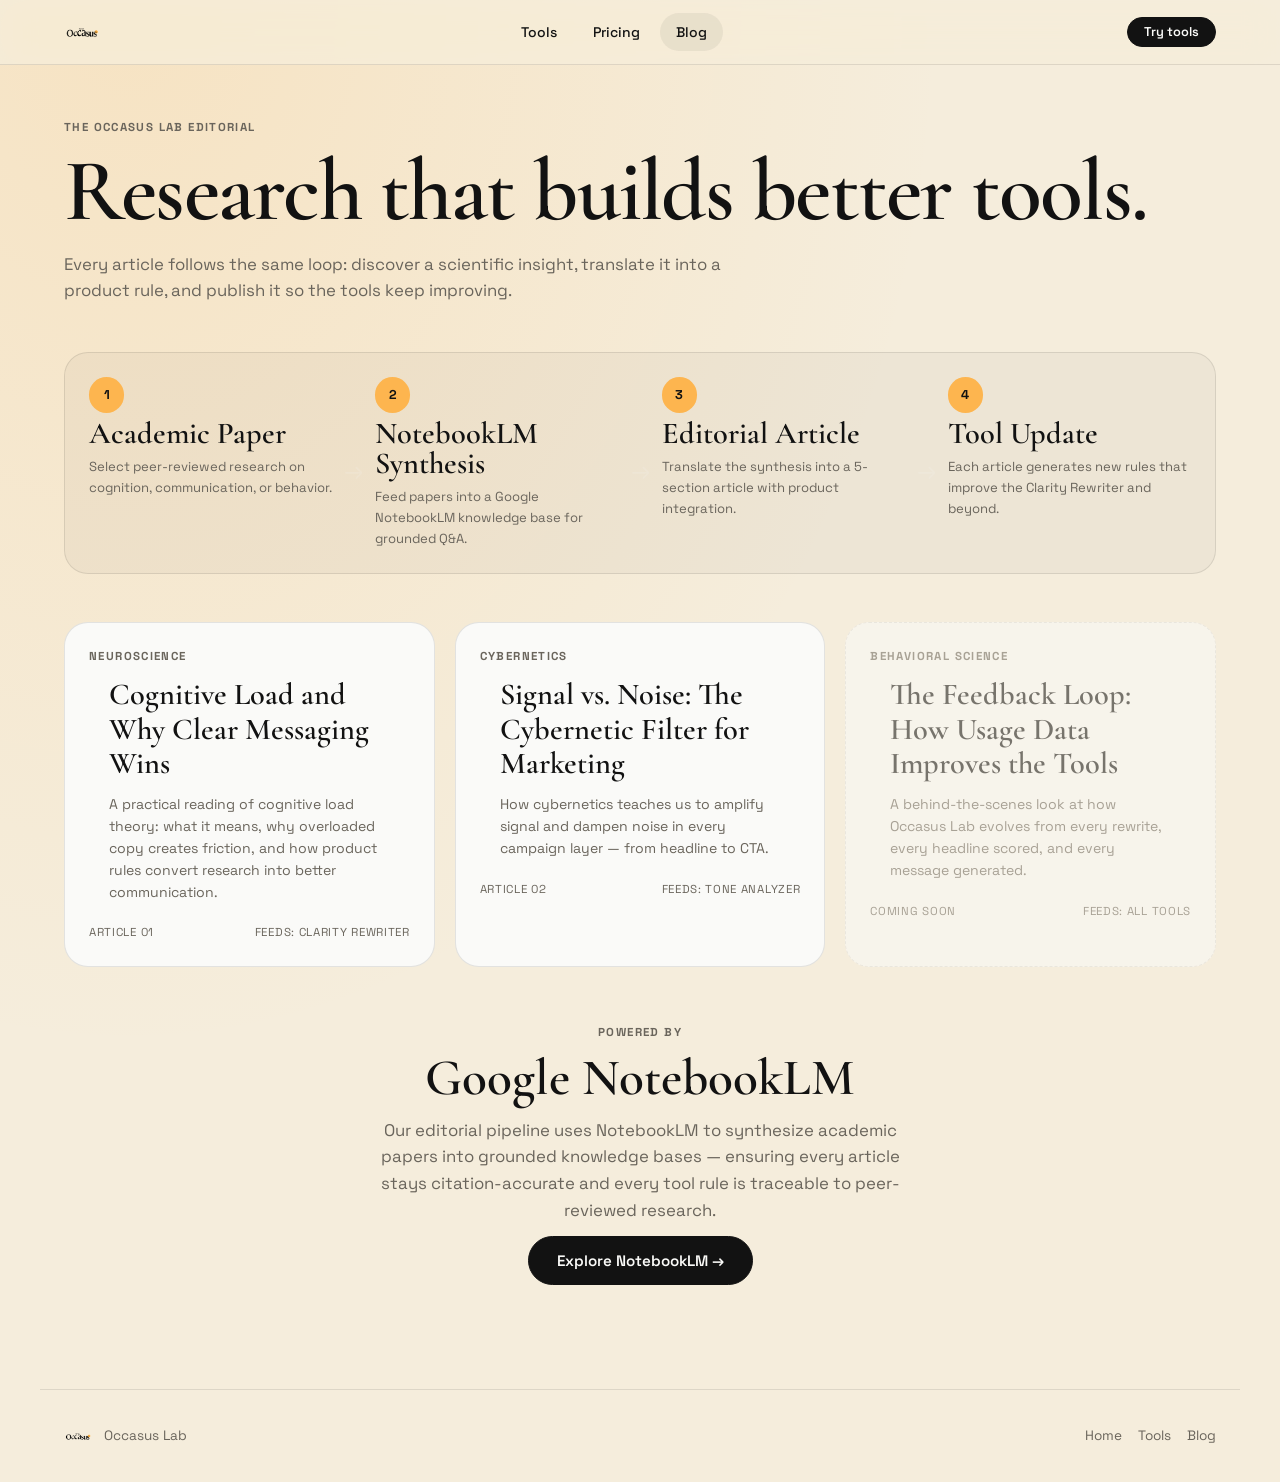
<file: site/blog.html>
<!DOCTYPE html>
<html lang="en">
<head>
  <meta charset="UTF-8">
  <meta name="viewport" content="width=device-width, initial-scale=1.0">
  <title>Blog | Occasus Lab</title>
  <meta name="description" content="Research-driven articles that feed directly into Occasus Lab's clarity tools. Powered by NotebookLM synthesis.">
  <link rel="preconnect" href="https://fonts.googleapis.com">
  <link rel="preconnect" href="https://fonts.gstatic.com" crossorigin>
  <link href="https://fonts.googleapis.com/css2?family=Cormorant+Garamond:wght@500;600;700&family=Space+Grotesk:wght@400;500;700&display=swap" rel="stylesheet">
  <link rel="stylesheet" href="assets/styles.css">
</head>
<body>
  <header class="nav">
    <div class="nav__inner">
      <a class="nav__brand" href="index.html"><img src="assets/studio-occasus-logo.png" alt="Studio Occasus" height="36"></a>
      <nav class="nav__links"><a href="index.html#tools" class="nav__link">Tools</a><a href="index.html#pricing" class="nav__link">Pricing</a><a href="blog.html" class="nav__link active">Blog</a></nav>
      <a class="btn btn--sm btn--primary" href="index.html#tools">Try tools</a>
    </div>
  </header>

  <main class="blog-page">
    <section class="blog-hero">
      <span class="tag">The Occasus Lab Editorial</span>
      <h1>Research that builds better tools.</h1>
      <p>Every article follows the same loop: discover a scientific insight, translate it into a product rule, and publish it so the tools keep improving.</p>
    </section>

    <!-- ── Pipeline explainer ────────────────────── -->
    <section class="blog-pipeline">
      <div class="pipeline-step">
        <span class="flow__num">1</span>
        <h3>Academic Paper</h3>
        <p>Select peer-reviewed research on cognition, communication, or behavior.</p>
      </div>
      <span class="flow__arrow">&rarr;</span>
      <div class="pipeline-step">
        <span class="flow__num">2</span>
        <h3>NotebookLM Synthesis</h3>
        <p>Feed papers into a Google NotebookLM knowledge base for grounded Q&amp;A.</p>
      </div>
      <span class="flow__arrow">&rarr;</span>
      <div class="pipeline-step">
        <span class="flow__num">3</span>
        <h3>Editorial Article</h3>
        <p>Translate the synthesis into a 5-section article with product integration.</p>
      </div>
      <span class="flow__arrow">&rarr;</span>
      <div class="pipeline-step">
        <span class="flow__num">4</span>
        <h3>Tool Update</h3>
        <p>Each article generates new rules that improve the Clarity Rewriter and beyond.</p>
      </div>
    </section>

    <!-- ── Article Grid ──────────────────────────── -->
    <section class="blog-grid blog-grid--full">
      <a class="blog-card" href="cognitive-load-clarity.html">
        <span class="tag">Neuroscience</span>
        <h3>Cognitive Load and Why Clear Messaging Wins</h3>
        <p>A practical reading of cognitive load theory: what it means, why overloaded copy creates friction, and how product rules convert research into better communication.</p>
        <div class="blog-card__meta">
          <span>Article 01</span>
          <span>Feeds: Clarity Rewriter</span>
        </div>
      </a>
      <a class="blog-card" href="signal-noise-marketing.html">
        <span class="tag">Cybernetics</span>
        <h3>Signal vs. Noise: The Cybernetic Filter for Marketing</h3>
        <p>How cybernetics teaches us to amplify signal and dampen noise in every campaign layer — from headline to CTA.</p>
        <div class="blog-card__meta">
          <span>Article 02</span>
          <span>Feeds: Tone Analyzer</span>
        </div>
      </a>
      <div class="blog-card blog-card--soon">
        <span class="tag">Behavioral Science</span>
        <h3>The Feedback Loop: How Usage Data Improves the Tools</h3>
        <p>A behind-the-scenes look at how Occasus Lab evolves from every rewrite, every headline scored, and every message generated.</p>
        <div class="blog-card__meta">
          <span>Coming soon</span>
          <span>Feeds: All tools</span>
        </div>
      </div>
    </section>

    <!-- ── NotebookLM CTA ────────────────────────── -->
    <section class="cta-banner">
      <span class="tag">Powered by</span>
      <h2>Google NotebookLM</h2>
      <p>Our editorial pipeline uses NotebookLM to synthesize academic papers into grounded knowledge bases &mdash; ensuring every article stays citation-accurate and every tool rule is traceable to peer-reviewed research.</p>
      <a class="btn btn--primary btn--lg" href="https://notebooklm.google/" target="_blank" rel="noopener">Explore NotebookLM &rarr;</a>
    </section>
  </main>

  <footer class="footer">
    <div class="footer__inner">
      <div class="footer__brand"><img src="assets/studio-occasus-logo.png" alt="Studio Occasus" height="28"><p>Occasus Lab</p></div>
      <div class="footer__links"><a href="index.html">Home</a><a href="index.html#tools">Tools</a><a href="blog.html">Blog</a></div>
    </div>
  </footer>
</body>
</html>
</file>
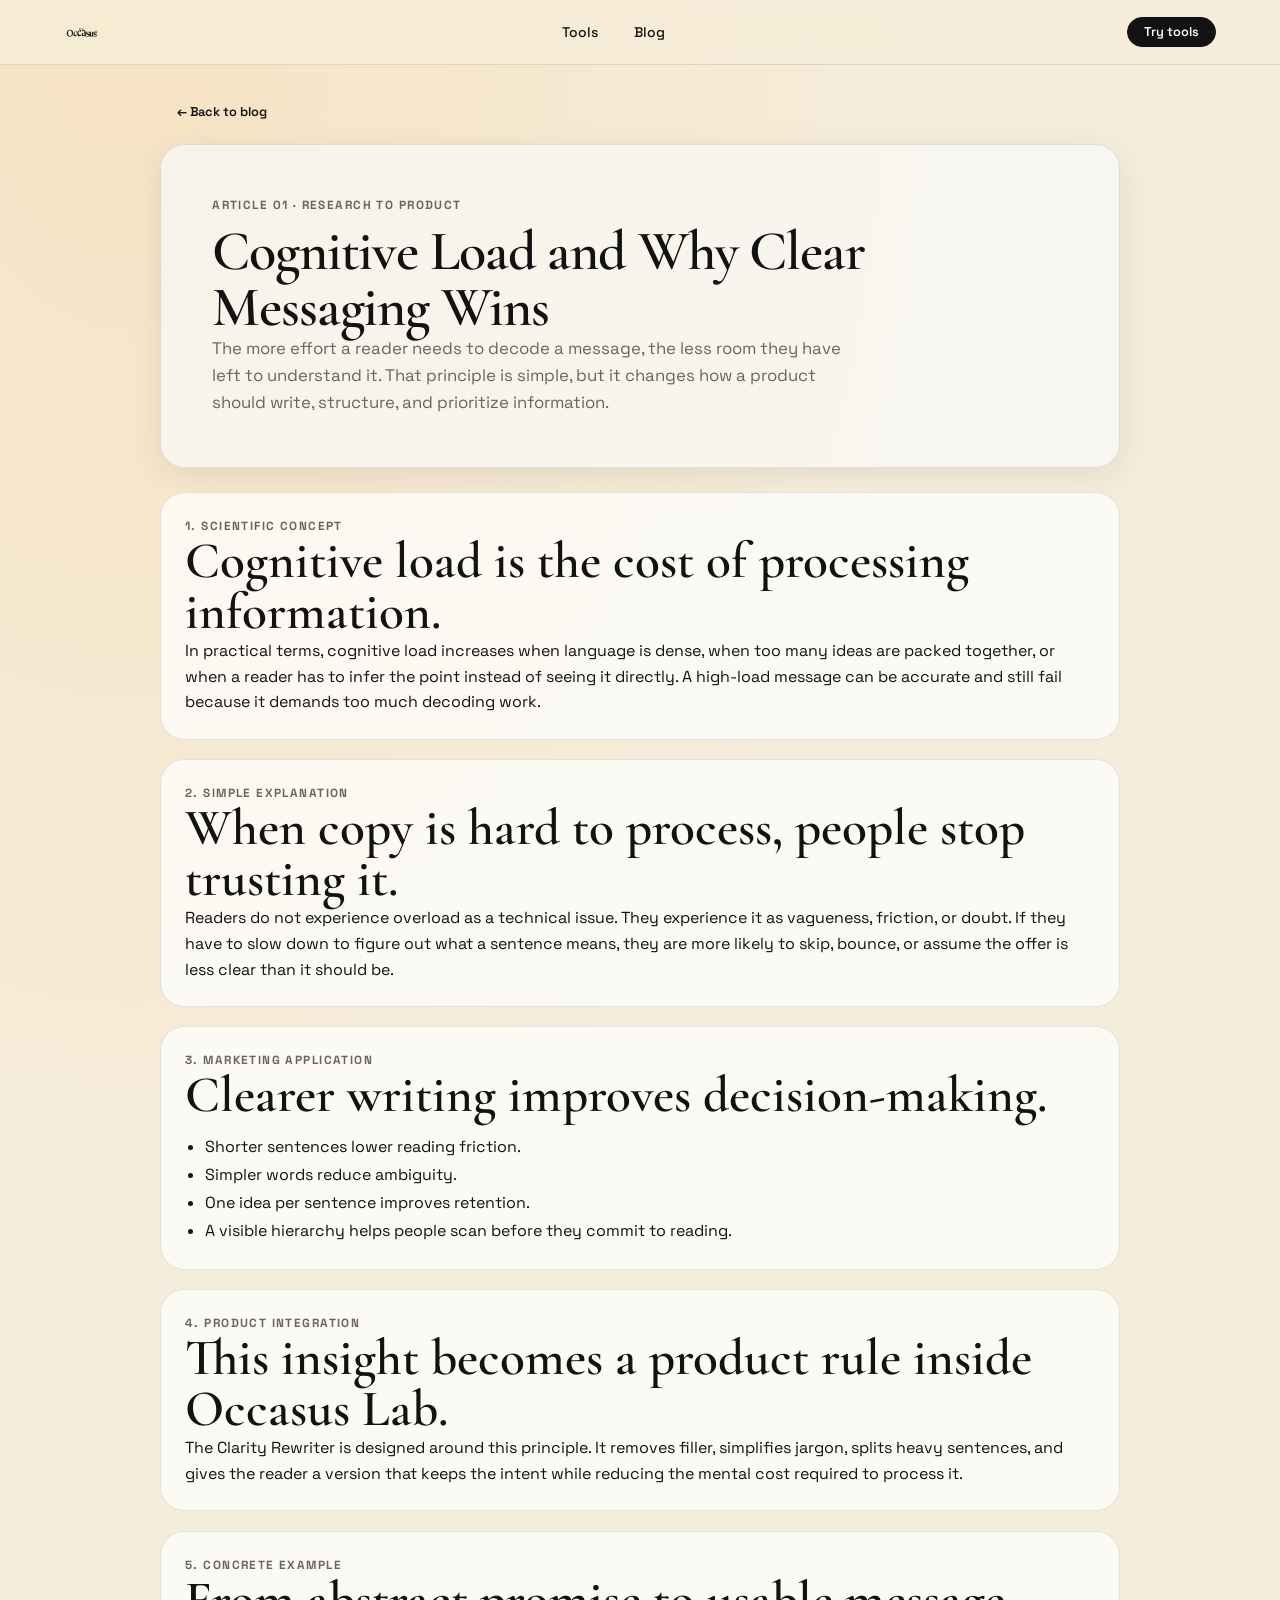
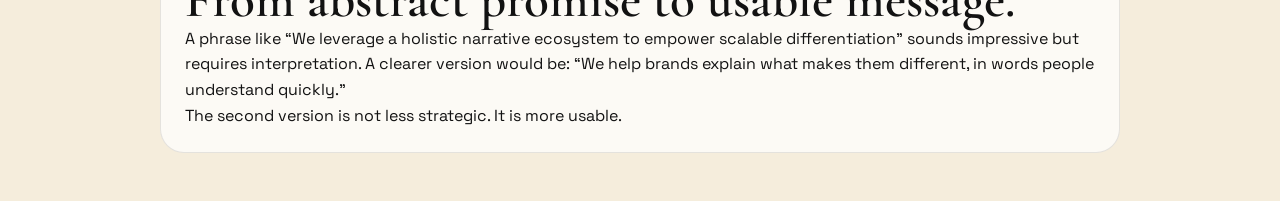
<file: site/cognitive-load-clarity.html>
<!DOCTYPE html>
<html lang="en">
<head>
  <meta charset="UTF-8">
  <meta name="viewport" content="width=device-width, initial-scale=1.0">
  <title>Cognitive Load and Why Clear Messaging Wins | Occasus Lab</title>
  <meta name="description" content="How cognitive load affects understanding, and how Occasus Lab turns the insight into product rules for clearer marketing.">
  <link rel="preconnect" href="https://fonts.googleapis.com">
  <link rel="preconnect" href="https://fonts.gstatic.com" crossorigin>
  <link href="https://fonts.googleapis.com/css2?family=Cormorant+Garamond:wght@500;600;700&family=Space+Grotesk:wght@400;500;700&display=swap" rel="stylesheet">
  <link rel="stylesheet" href="assets/styles.css">
</head>
<body>
  <!-- ── Nav ─────────────────────────── -->
  <nav class="nav">
    <div class="nav__inner">
      <a class="nav__brand" href="index.html"><img src="assets/studio-occasus-logo.png" alt="Occasus Lab"></a>
      <div class="nav__links">
        <a class="nav__link" href="index.html#tools">Tools</a>
        <a class="nav__link" href="blog.html">Blog</a>
      </div>
      <div class="nav__auth">
        <a class="btn btn--sm btn--primary" href="index.html#tools">Try tools</a>
      </div>
    </div>
  </nav>

  <div class="article-layout">
    <a class="btn btn--sm btn--ghost article-back" href="blog.html">← Back to blog</a>

    <header class="article-hero fade-in">
      <p class="eyebrow">Article 01 · Research to product</p>
      <h1>Cognitive Load and Why Clear Messaging Wins</h1>
      <p class="hero-text">
        The more effort a reader needs to decode a message, the less room they have left to understand it.
        That principle is simple, but it changes how a product should write, structure, and prioritize information.
      </p>
    </header>

    <main class="article-body">
      <section class="article-block fade-in delay-1">
        <p class="card-label">1. Scientific concept</p>
        <h2>Cognitive load is the cost of processing information.</h2>
        <p>
          In practical terms, cognitive load increases when language is dense, when too many ideas are packed together,
          or when a reader has to infer the point instead of seeing it directly. A high-load message can be accurate and
          still fail because it demands too much decoding work.
        </p>
      </section>

      <section class="article-block fade-in delay-1">
        <p class="card-label">2. Simple explanation</p>
        <h2>When copy is hard to process, people stop trusting it.</h2>
        <p>
          Readers do not experience overload as a technical issue. They experience it as vagueness, friction, or doubt.
          If they have to slow down to figure out what a sentence means, they are more likely to skip, bounce, or assume
          the offer is less clear than it should be.
        </p>
      </section>

      <section class="article-block fade-in delay-2">
        <p class="card-label">3. Marketing application</p>
        <h2>Clearer writing improves decision-making.</h2>
        <ul>
          <li>Shorter sentences lower reading friction.</li>
          <li>Simpler words reduce ambiguity.</li>
          <li>One idea per sentence improves retention.</li>
          <li>A visible hierarchy helps people scan before they commit to reading.</li>
        </ul>
      </section>

      <section class="article-block fade-in delay-2">
        <p class="card-label">4. Product integration</p>
        <h2>This insight becomes a product rule inside Occasus Lab.</h2>
        <p>
          The Clarity Rewriter is designed around this principle. It removes filler, simplifies jargon, splits heavy
          sentences, and gives the reader a version that keeps the intent while reducing the mental cost required to process it.
        </p>
      </section>

      <section class="article-block fade-in delay-2">
        <p class="card-label">5. Concrete example</p>
        <h2>From abstract promise to usable message.</h2>
        <p>
          A phrase like “We leverage a holistic narrative ecosystem to empower scalable differentiation” sounds impressive
          but requires interpretation. A clearer version would be: “We help brands explain what makes them different, in words people understand quickly.”
        </p>
        <p>
          The second version is not less strategic. It is more usable.
        </p>
      </section>
    </main>
  </div>
</body>
</html>
</file>
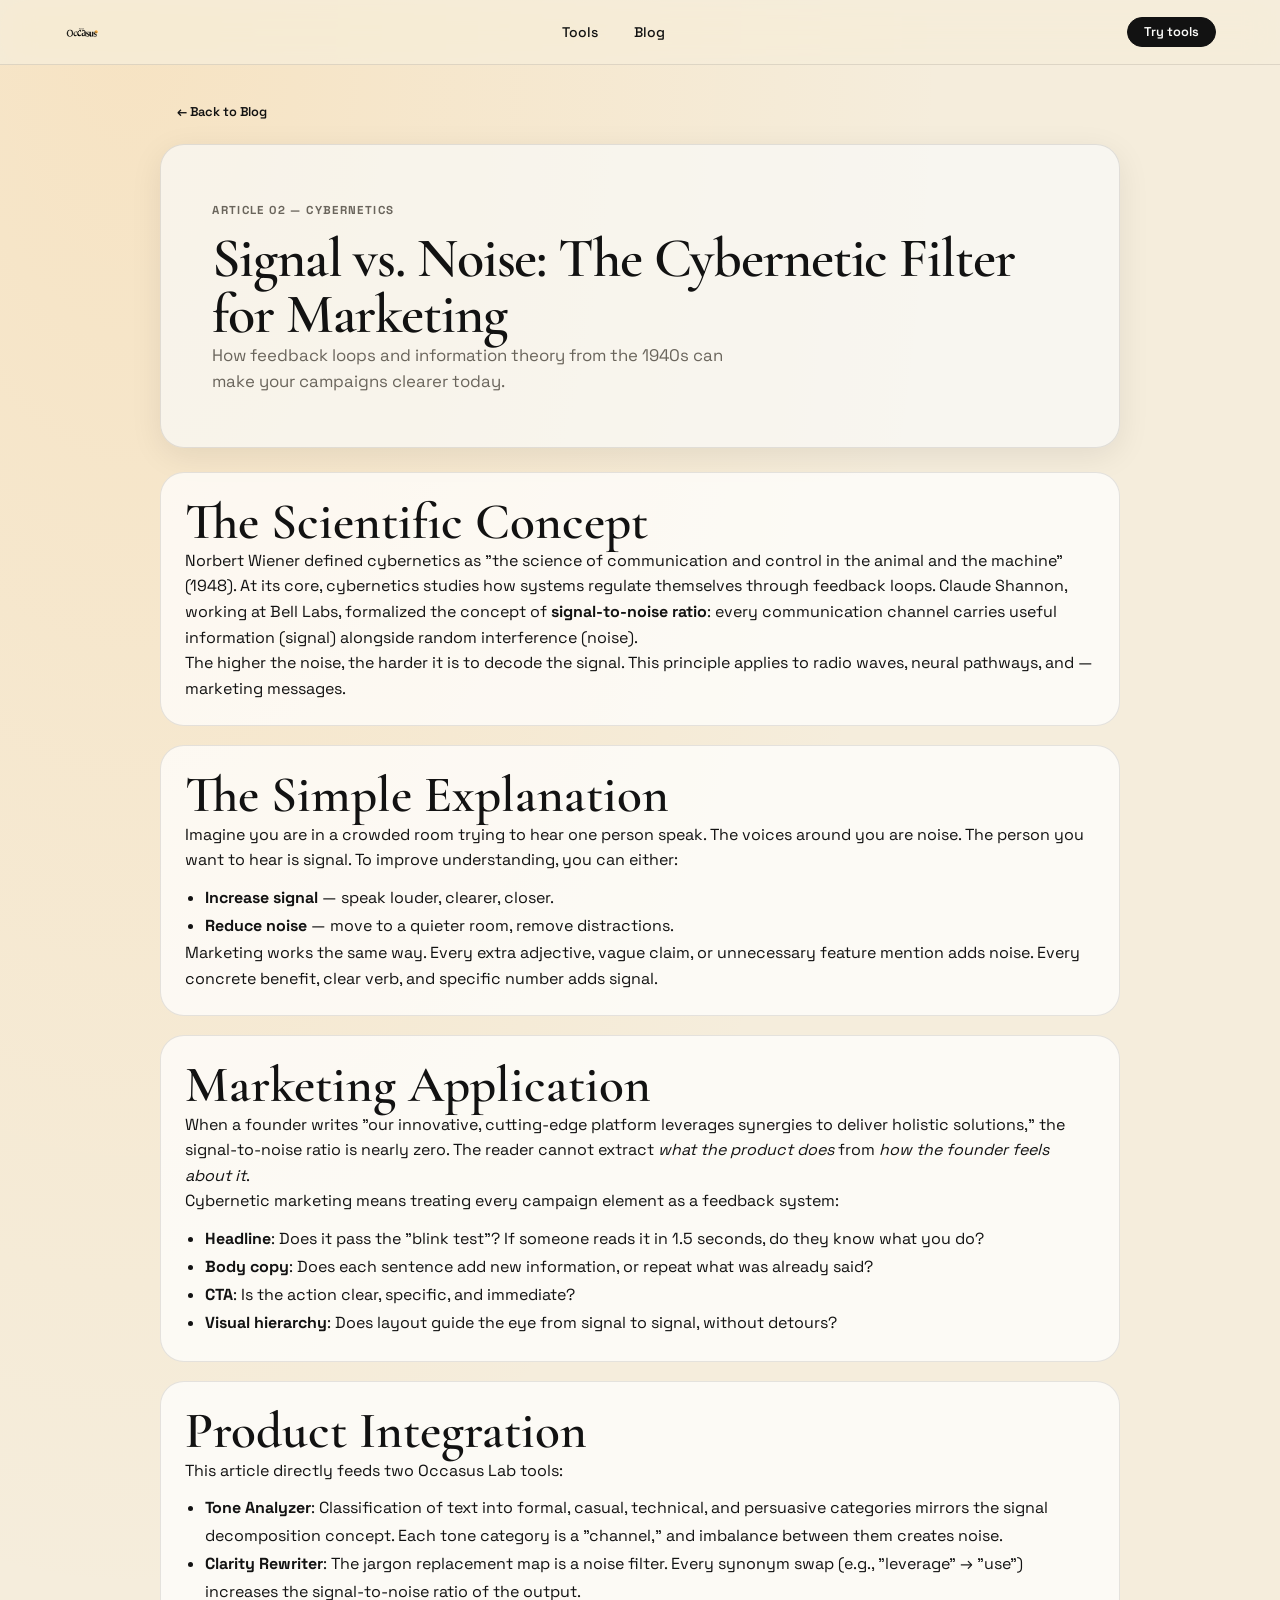
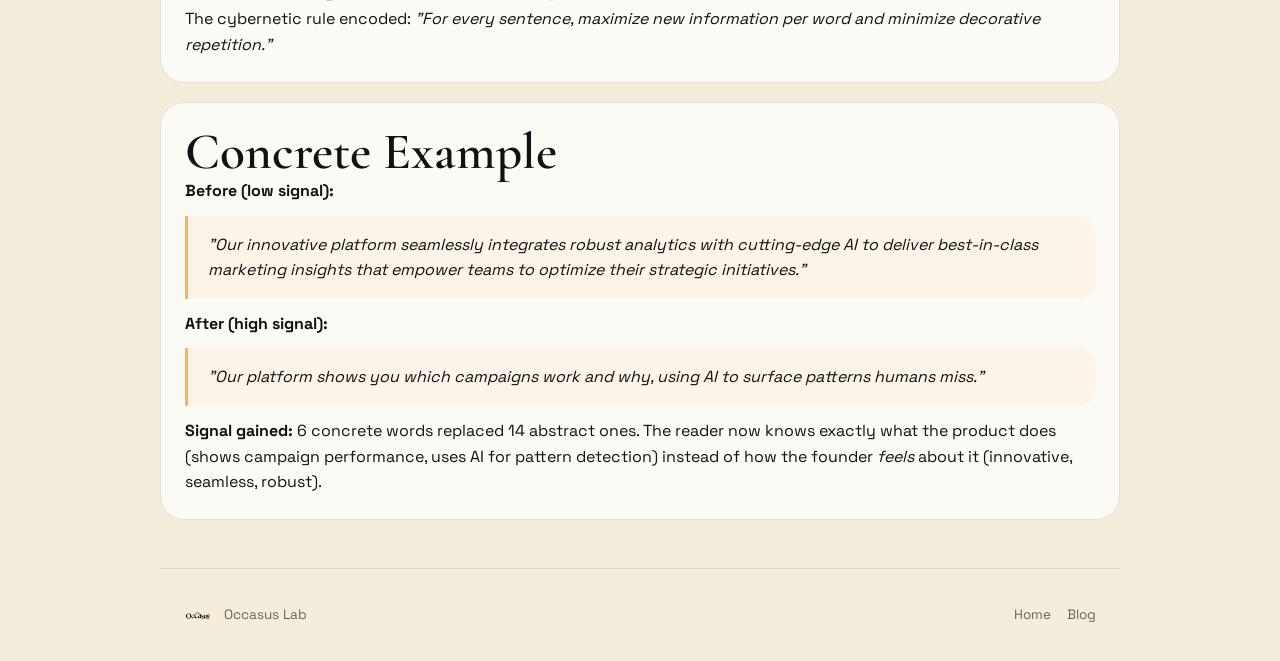
<file: site/signal-noise-marketing.html>
<!DOCTYPE html>
<html lang="en">
<head>
  <meta charset="UTF-8">
  <meta name="viewport" content="width=device-width, initial-scale=1.0">
  <title>Signal vs. Noise: The Cybernetic Filter | Occasus Lab</title>
  <meta name="description" content="How cybernetics teaches marketers to amplify signal and dampen noise in every campaign layer.">
  <link rel="preconnect" href="https://fonts.googleapis.com">
  <link rel="preconnect" href="https://fonts.gstatic.com" crossorigin>
  <link href="https://fonts.googleapis.com/css2?family=Cormorant+Garamond:wght@500;600;700&family=Space+Grotesk:wght@400;500;700&display=swap" rel="stylesheet">
  <link rel="stylesheet" href="assets/styles.css">
</head>
<body>
  <header class="nav">
    <div class="nav__inner">
      <a class="nav__brand" href="index.html"><img src="assets/studio-occasus-logo.png" alt="Studio Occasus" height="36"></a>
      <nav class="nav__links"><a href="index.html#tools" class="nav__link">Tools</a><a href="blog.html" class="nav__link">Blog</a></nav>
      <a class="btn btn--sm btn--primary" href="index.html#tools">Try tools</a>
    </div>
  </header>

  <main class="article-layout">
    <a class="article-back btn btn--ghost btn--sm" href="blog.html">&larr; Back to Blog</a>

    <section class="article-hero">
      <span class="tag">Article 02 &mdash; Cybernetics</span>
      <h1>Signal vs. Noise: The Cybernetic Filter for Marketing</h1>
      <p class="hero__sub">How feedback loops and information theory from the 1940s can make your campaigns clearer today.</p>
    </section>

    <div class="article-body">
      <article class="article-block">
        <h2>The Scientific Concept</h2>
        <p>Norbert Wiener defined cybernetics as "the science of communication and control in the animal and the machine" (1948). At its core, cybernetics studies how systems regulate themselves through feedback loops. Claude Shannon, working at Bell Labs, formalized the concept of <strong>signal-to-noise ratio</strong>: every communication channel carries useful information (signal) alongside random interference (noise).</p>
        <p>The higher the noise, the harder it is to decode the signal. This principle applies to radio waves, neural pathways, and&nbsp;&mdash; marketing messages.</p>
      </article>

      <article class="article-block">
        <h2>The Simple Explanation</h2>
        <p>Imagine you are in a crowded room trying to hear one person speak. The voices around you are noise. The person you want to hear is signal. To improve understanding, you can either:</p>
        <ul>
          <li><strong>Increase signal</strong> &mdash; speak louder, clearer, closer.</li>
          <li><strong>Reduce noise</strong> &mdash; move to a quieter room, remove distractions.</li>
        </ul>
        <p>Marketing works the same way. Every extra adjective, vague claim, or unnecessary feature mention adds noise. Every concrete benefit, clear verb, and specific number adds signal.</p>
      </article>

      <article class="article-block">
        <h2>Marketing Application</h2>
        <p>When a founder writes "our innovative, cutting-edge platform leverages synergies to deliver holistic solutions," the signal-to-noise ratio is nearly zero. The reader cannot extract <em>what the product does</em> from <em>how the founder feels about it</em>.</p>
        <p>Cybernetic marketing means treating every campaign element as a feedback system:</p>
        <ul>
          <li><strong>Headline</strong>: Does it pass the "blink test"? If someone reads it in 1.5 seconds, do they know what you do?</li>
          <li><strong>Body copy</strong>: Does each sentence add new information, or repeat what was already said?</li>
          <li><strong>CTA</strong>: Is the action clear, specific, and immediate?</li>
          <li><strong>Visual hierarchy</strong>: Does layout guide the eye from signal to signal, without detours?</li>
        </ul>
      </article>

      <article class="article-block">
        <h2>Product Integration</h2>
        <p>This article directly feeds two Occasus Lab tools:</p>
        <ul>
          <li><strong>Tone Analyzer</strong>: Classification of text into formal, casual, technical, and persuasive categories mirrors the signal decomposition concept. Each tone category is a "channel," and imbalance between them creates noise.</li>
          <li><strong>Clarity Rewriter</strong>: The jargon replacement map is a noise filter. Every synonym swap (e.g., "leverage" → "use") increases the signal-to-noise ratio of the output.</li>
        </ul>
        <p>The cybernetic rule encoded: <em>"For every sentence, maximize new information per word and minimize decorative repetition."</em></p>
      </article>

      <article class="article-block">
        <h2>Concrete Example</h2>
        <p><strong>Before (low signal):</strong></p>
        <blockquote>"Our innovative platform seamlessly integrates robust analytics with cutting-edge AI to deliver best-in-class marketing insights that empower teams to optimize their strategic initiatives."</blockquote>
        <p><strong>After (high signal):</strong></p>
        <blockquote>"Our platform shows you which campaigns work and why, using AI to surface patterns humans miss."</blockquote>
        <p><strong>Signal gained:</strong> 6 concrete words replaced 14 abstract ones. The reader now knows exactly what the product does (shows campaign performance, uses AI for pattern detection) instead of how the founder <em>feels</em> about it (innovative, seamless, robust).</p>
      </article>
    </div>
  </main>

  <footer class="footer" style="max-width:960px;margin:0 auto;">
    <div class="footer__inner">
      <div class="footer__brand"><img src="assets/studio-occasus-logo.png" alt="Studio Occasus" height="28"><p>Occasus Lab</p></div>
      <div class="footer__links"><a href="index.html">Home</a><a href="blog.html">Blog</a></div>
    </div>
  </footer>
</body>
</html>
</file>
<file: site/assets/styles.css>
/* ═══════════════════════════════════════════════════
   Occasus Lab — Design System v3
   Freemium + Auth + Premium Design
   ═══════════════════════════════════════════════════ */

:root {
  --bg: #f5eddc;
  --surface: #fafaf8;
  --ink: #121212;
  --muted: #6a655c;
  --line: rgba(18, 18, 18, .10);
  --accent: #fdb54f;
  --accent-deep: #e38d12;
  --pro: #7c5cfc;
  --pro-soft: rgba(124, 92, 252, .12);
  --green: #22c55e;
  --red: #ef4444;
  --radius: 16px;
  --radius-lg: 24px;
  --shadow-sm: 0 2px 8px rgba(18, 18, 18, .06);
  --shadow: 0 8px 32px rgba(18, 18, 18, .08);
  --shadow-lg: 0 24px 64px rgba(18, 18, 18, .10);
  --nav-h: 64px;
  --max-w: 1200px;
  --ease: cubic-bezier(.4, 0, .2, 1);
  --transition: 220ms var(--ease);
  --font-heading: "Cormorant Garamond", Georgia, serif;
}

*, *::before, *::after { box-sizing: border-box; margin: 0; }

html {
  scroll-behavior: smooth;
  scroll-padding-top: calc(var(--nav-h) + 24px);
}

body {
  font-family: "Space Grotesk", system-ui, sans-serif;
  color: var(--ink);
  background:
    radial-gradient(ellipse at 10% 0%, rgba(253, 181, 79, .18), transparent 50%),
    var(--bg);
  line-height: 1.6;
  -webkit-font-smoothing: antialiased;
  position: relative;
  overflow-x: clip;
}

.site-atmosphere {
  position: fixed;
  inset: 0;
  pointer-events: none;
  z-index: -1;
  overflow: clip;
}

.site-atmosphere__orb,
.site-atmosphere__rings,
.site-atmosphere__shape,
.site-atmosphere__banner,
.site-atmosphere__mark {
  position: absolute;
  will-change: transform;
}

.site-atmosphere::after {
  content: "";
  position: absolute;
  inset: -20%;
  background-image:
    radial-gradient(circle at 20% 20%, rgba(18, 18, 18, .06) 0 1px, transparent 1px),
    radial-gradient(circle at 80% 35%, rgba(253, 181, 79, .14) 0 1px, transparent 1px);
  background-size: 26px 26px, 40px 40px;
  opacity: .3;
  animation: panGrid 42s linear infinite;
}

.site-atmosphere__shape {
  border: 1px solid rgba(18, 18, 18, .12);
  background: rgba(250, 250, 248, .35);
  box-shadow: inset 0 0 0 1px rgba(253, 181, 79, .2);
  opacity: .65;
}

.site-atmosphere__shape--seed {
  width: 18rem;
  height: 12rem;
  left: 4rem;
  top: 6rem;
  border-radius: 67% 33% 61% 39% / 41% 60% 40% 59%;
  transform: rotate(-16deg);
  animation: pulseFloat 20s ease-in-out infinite;
}

.site-atmosphere__shape--capsule {
  width: 24rem;
  height: 5rem;
  right: 8rem;
  top: 34rem;
  border-radius: 999px;
  background: linear-gradient(90deg, rgba(18, 18, 18, .05), rgba(253, 181, 79, .25));
  animation: sway 18s ease-in-out infinite;
}

.site-atmosphere__shape--arc {
  width: 20rem;
  height: 20rem;
  left: -8rem;
  bottom: 8rem;
  border-radius: 50%;
  border-width: 14px;
  border-color: rgba(18, 18, 18, .14) transparent transparent rgba(18, 18, 18, .14);
  background: transparent;
  box-shadow: none;
  transform: rotate(20deg);
  animation: spinArc 38s linear infinite;
}

.site-atmosphere__shape--grid {
  width: 17rem;
  height: 17rem;
  right: -2rem;
  bottom: 2rem;
  border-radius: 1.6rem;
  background-image:
    linear-gradient(rgba(18, 18, 18, .08) 1px, transparent 1px),
    linear-gradient(90deg, rgba(18, 18, 18, .08) 1px, transparent 1px);
  background-size: 22px 22px;
  opacity: .4;
  transform: rotate(8deg);
  animation: drift 24s ease-in-out infinite alternate;
}

.site-atmosphere__orb {
  border-radius: 50%;
  filter: blur(4px);
  opacity: .55;
  animation: drift 18s ease-in-out infinite alternate;
}

.site-atmosphere__orb--one {
  width: 30rem;
  height: 30rem;
  top: -8rem;
  right: -8rem;
  background: radial-gradient(circle at 30% 30%, rgba(253, 181, 79, .38), rgba(253, 181, 79, 0));
}

.site-atmosphere__orb--two {
  width: 22rem;
  height: 22rem;
  bottom: 4rem;
  left: -6rem;
  background: radial-gradient(circle at 50% 50%, rgba(18, 18, 18, .08), rgba(18, 18, 18, 0));
  animation-duration: 22s;
}

.site-atmosphere__rings {
  width: 18rem;
  height: 18rem;
  border: 10px solid rgba(18, 18, 18, .09);
  border-radius: 50%;
  opacity: .65;
}

.site-atmosphere__rings::before,
.site-atmosphere__rings::after {
  content: "";
  position: absolute;
  inset: 1.2rem;
  border: 10px solid rgba(18, 18, 18, .08);
  border-radius: 50%;
}

.site-atmosphere__rings::after {
  inset: 2.4rem;
}

.site-atmosphere__rings--left {
  left: -7rem;
  top: 10rem;
  animation: floatSlow 26s ease-in-out infinite;
}

.site-atmosphere__rings--right {
  right: -6rem;
  top: 18rem;
  transform: scale(.82);
  animation: floatSlow 22s ease-in-out infinite reverse;
}

.site-atmosphere__banner {
  width: min(42rem, 55vw);
  top: 8rem;
  right: -6rem;
  opacity: .05;
  mix-blend-mode: multiply;
  border-radius: 2rem;
  transform: rotate(-6deg);
  animation: drift 24s ease-in-out infinite alternate;
}

.site-atmosphere__mark {
  width: min(26rem, 32vw);
  bottom: 5rem;
  right: 4rem;
  opacity: .04;
  mix-blend-mode: multiply;
  animation: floatSlow 20s ease-in-out infinite;
}

img { max-width: 100%; display: block; }
a   { color: inherit; text-decoration: none; }

h1, h2, h3 {
  font-family: "Cormorant Garamond", Georgia, serif;
  font-weight: 600;
  line-height: 1;
}
h1 { font-size: clamp(3rem, 7vw, 5.5rem); letter-spacing: -.02em; }
h2 { font-size: clamp(2rem, 4vw, 3.2rem); }
h3 { font-size: clamp(1.4rem, 2.5vw, 1.9rem); }

.hidden { display: none !important; }

/* ── Tags & Badges ───────────────────────────────── */
.tag {
  display: inline-block;
  text-transform: uppercase;
  letter-spacing: .12em;
  font-size: .72rem;
  font-weight: 700;
  color: var(--muted);
}
.tag--light { color: rgba(250, 250, 248, .55); }

.pro-badge {
  display: inline-flex;
  padding: .2rem .5rem;
  border-radius: 999px;
  background: var(--pro);
  color: #fff;
  font-size: .65rem;
  font-weight: 700;
  letter-spacing: .06em;
  text-transform: uppercase;
  vertical-align: middle;
  margin-left: .3rem;
}

.badge {
  display: inline-flex;
  padding: .4rem .8rem;
  border-radius: 999px;
  background: rgba(18, 18, 18, .06);
  font-size: .72rem;
  font-weight: 700;
  letter-spacing: .06em;
  text-transform: uppercase;
}
.badge--soft { background: rgba(253, 181, 79, .2); }

/* ── Buttons ─────────────────────────────────────── */
.btn {
  display: inline-flex;
  align-items: center;
  gap: .5rem;
  padding: .75rem 1.25rem;
  border-radius: 999px;
  border: 1.5px solid var(--ink);
  font: 600 .875rem/1 "Space Grotesk", sans-serif;
  cursor: pointer;
  transition: transform var(--transition), background var(--transition), color var(--transition), box-shadow var(--transition);
  white-space: nowrap;
  background: transparent;
  color: var(--ink);
}
.btn:hover { transform: translateY(-1px); box-shadow: var(--shadow-sm); }
.btn--primary { background: var(--ink); color: var(--surface); }
.btn--primary:hover { background: #2a2a2a; color: var(--surface); }
.btn--primary:visited,
.btn--primary:focus-visible { color: var(--surface); }
.btn--ghost { border-color: transparent; }
.btn--ghost:hover { background: rgba(18, 18, 18, .05); }
.btn--lg { padding: 1rem 1.75rem; font-size: .95rem; }
.btn--sm { padding: .5rem 1rem; font-size: .8rem; }

.btn-google {
  display: flex;
  align-items: center;
  gap: .75rem;
  width: 100%;
  padding: .85rem 1.25rem;
  border-radius: var(--radius);
  border: 1.5px solid var(--line);
  background: var(--surface);
  cursor: pointer;
  font: 600 .95rem/1 "Space Grotesk", sans-serif;
  color: var(--ink);
  transition: box-shadow var(--transition), border-color var(--transition);
  justify-content: center;
}
.btn-google:hover { border-color: var(--accent); box-shadow: var(--shadow); }

/* ═══════════════════════════════════════════════════
   NAV
   ═══════════════════════════════════════════════════ */
.nav {
  position: sticky;
  top: 0;
  z-index: 100;
  background: rgba(245, 237, 220, .82);
  backdrop-filter: blur(16px) saturate(180%);
  -webkit-backdrop-filter: blur(16px) saturate(180%);
  border-bottom: 1px solid var(--line);
}
.nav__inner {
  max-width: var(--max-w);
  margin: 0 auto;
  padding: 0 1.5rem;
  height: var(--nav-h);
  display: flex;
  align-items: center;
  justify-content: space-between;
  gap: 1.5rem;
}
.nav__brand img { height: 36px; width: auto; }
.nav__links { display: flex; gap: .25rem; }
.nav__link {
  padding: .5rem 1rem;
  border-radius: 999px;
  font-size: .875rem;
  font-weight: 500;
  transition: background var(--transition);
}
.nav__link:hover, .nav__link.active { background: rgba(18, 18, 18, .06); }

.nav__auth { display: flex; align-items: center; gap: .5rem; }

.lang-switch {
  display: inline-flex;
  align-items: center;
  padding: .2rem;
  border-radius: 999px;
  background: rgba(250, 250, 248, .78);
  border: 1px solid var(--line);
  box-shadow: var(--shadow-sm);
}

.lang-switch__btn {
  border: none;
  background: transparent;
  color: var(--muted);
  font: 700 .72rem/1 "Space Grotesk", sans-serif;
  letter-spacing: .08em;
  padding: .45rem .7rem;
  border-radius: 999px;
  cursor: pointer;
  transition: background var(--transition), color var(--transition);
}

.lang-switch__btn--active {
  background: var(--ink);
  color: var(--surface);
}

/* Avatar / dropdown */
.avatar-btn {
  width: 36px;
  height: 36px;
  border-radius: 50%;
  border: 2px solid var(--line);
  overflow: hidden;
  cursor: pointer;
  background: var(--surface);
  padding: 0;
  transition: border-color var(--transition);
}
.avatar-btn:hover { border-color: var(--accent); }
.avatar-btn img { width: 100%; height: 100%; object-fit: cover; }

.avatar-menu { position: relative; }
.avatar-dropdown {
  position: absolute;
  top: calc(100% + .5rem);
  right: 0;
  min-width: 220px;
  padding: 1rem;
  background: var(--surface);
  border: 1px solid var(--line);
  border-radius: var(--radius);
  box-shadow: var(--shadow-lg);
  z-index: 200;
  display: grid;
  gap: .5rem;
}
.avatar-dropdown hr { border: none; border-top: 1px solid var(--line); margin: .25rem 0; }
.avatar-dropdown__name { font-weight: 600; font-size: .9rem; margin: 0; }
.avatar-dropdown__email { font-size: .78rem; color: var(--muted); margin: 0; }
.avatar-dropdown__plan { font-size: .72rem; font-weight: 700; text-transform: uppercase; letter-spacing: .06em; color: var(--pro); }
.avatar-dropdown__link { font-size: .85rem; font-weight: 500; }
.avatar-dropdown__link:hover { color: var(--accent-deep); }

/* ═══════════════════════════════════════════════════
   HERO
   ═══════════════════════════════════════════════════ */
.hero {
  max-width: var(--max-w);
  margin: 0 auto;
  padding: 3rem 1.5rem 4rem;
  display: grid;
  grid-template-columns: 1.15fr .85fr;
  gap: 3rem;
  align-items: center;
  min-height: max(68vh, 480px);
}
.hero__content { display: grid; gap: 1.25rem; }
.hero__sub { max-width: 48ch; color: var(--muted); font-size: 1.05rem; }
.hero__actions { display: flex; flex-wrap: wrap; gap: .75rem; }
.hero__proof { display: flex; flex-wrap: wrap; gap: .5rem; padding-top: .5rem; }
.hero__pill {
  padding: .4rem .75rem;
  border-radius: 999px;
  background: rgba(18, 18, 18, .05);
  border: 1px solid var(--line);
  font-size: .75rem;
  font-weight: 600;
}
.hero__pill--pro {
  background: var(--pro-soft);
  border-color: rgba(124, 92, 252, .2);
  color: var(--pro);
}
.hero__visual { display: grid; gap: 1rem; }

.hero__content,
.section,
.cta-banner,
.footer {
  position: relative;
  z-index: 1;
}

/* Demo card */
.demo-card {
  border-radius: var(--radius-lg);
  border: 1px solid var(--line);
  background: var(--surface);
  box-shadow: var(--shadow-lg);
  overflow: hidden;
}
.demo-card__before, .demo-card__after { padding: 1.25rem 1.5rem; }
.demo-card__before {
  background: rgba(18, 18, 18, .03);
  border-bottom: 1px solid var(--line);
}
.demo-card__before p { color: var(--muted); text-decoration: line-through; font-size: .88rem; line-height: 1.55; }
.demo-card__after p { font-weight: 500; font-size: .92rem; line-height: 1.55; }
.demo-card__label {
  display: inline-block;
  font-size: .68rem;
  font-weight: 700;
  text-transform: uppercase;
  letter-spacing: .1em;
  margin-bottom: .4rem;
  color: var(--muted);
}
.demo-card__label--accent { color: var(--accent-deep); }
.demo-card__stats {
  display: flex;
  gap: 1.5rem;
  padding: .85rem 1.5rem;
  background: var(--ink);
  color: var(--surface);
  font-size: .8rem;
}
.demo-card__stats strong { color: var(--accent); margin-right: .25rem; }

/* ═══════════════════════════════════════════════════
   SECTIONS
   ═══════════════════════════════════════════════════ */
.section {
  max-width: var(--max-w);
  margin: 0 auto;
  padding: 4rem 1.5rem;
}
.section--dark {
  max-width: none;
  background: var(--ink);
  color: var(--surface);
  padding: 4rem 1.5rem;
}
.section__inner { max-width: var(--max-w); margin: 0 auto; }
.section__head { margin-bottom: 2rem; }
.section__head h2 { margin-top: .5rem; max-width: 20ch; }
.section__head--light h2 { color: var(--surface); }

/* ═══════════════════════════════════════════════════
   TABS — HubSpot-style pill switcher
   ═══════════════════════════════════════════════════ */
.tool-workspace {
  display: grid;
  grid-template-columns: minmax(280px, 320px) minmax(0, 1fr);
  gap: 1.5rem;
  align-items: start;
  padding: 1rem;
  border-radius: calc(var(--radius-lg) + 6px);
  border: 1px solid rgba(18, 18, 18, .12);
  background:
    linear-gradient(135deg, rgba(250, 250, 248, .92), rgba(250, 250, 248, .72));
  box-shadow: var(--shadow-lg);
}

.tool-nav {
  position: sticky;
  top: calc(var(--nav-h) + 1rem);
  display: grid;
  gap: 1rem;
}

.tool-nav__intro {
  padding: 1.2rem;
  border-radius: var(--radius-lg);
  border: 1px solid rgba(18, 18, 18, .16);
  background: linear-gradient(180deg, rgba(250, 250, 248, .95), rgba(250, 250, 248, .78));
  box-shadow: var(--shadow);
}

.tool-nav__copy {
  margin-top: .55rem;
  font-size: .9rem;
  color: var(--muted);
}

.tool-mobile-switch { display: none; }

.tool-mobile-switch__label {
  display: block;
  margin-bottom: .45rem;
  font-size: .74rem;
  font-weight: 700;
  letter-spacing: .08em;
  text-transform: uppercase;
  color: var(--muted);
}

.tool-mobile-switch__select {
  width: 100%;
  border: 1.5px solid var(--line);
  border-radius: var(--radius);
  background: rgba(250, 250, 248, .92);
  padding: .9rem 1rem;
  font: 600 .92rem/1 "Space Grotesk", sans-serif;
}

.tabs {
  display: grid;
  gap: .45rem;
}
.tabs__group-title {
  margin-top: .25rem;
  padding: .55rem .75rem;
  border-radius: .75rem;
  border: 1px dashed rgba(18, 18, 18, .18);
  background: rgba(18, 18, 18, .03);
  color: var(--ink);
  font-size: .7rem;
  font-weight: 700;
  letter-spacing: .1em;
  text-transform: uppercase;
}
.tabs__group-title--pro {
  margin-top: .7rem;
  border-color: rgba(124, 92, 252, .35);
  background: rgba(124, 92, 252, .1);
  color: var(--pro);
}
.tabs__btn {
  display: flex;
  align-items: center;
  justify-content: flex-start;
  gap: .65rem;
  padding: .95rem 1rem;
  border: 1px solid rgba(18, 18, 18, .12);
  border-radius: var(--radius);
  background: rgba(250, 250, 248, .9);
  font: 500 .86rem/1.2 "Space Grotesk", sans-serif;
  color: var(--muted);
  cursor: pointer;
  transition: transform var(--transition), background var(--transition), color var(--transition), border-color var(--transition), box-shadow var(--transition);
  text-align: left;
}
.tabs__btn--free {
  border-left: 3px solid rgba(34, 197, 94, .5);
}
.tabs__btn--pro {
  border-left: 3px solid rgba(124, 92, 252, .55);
  background: linear-gradient(120deg, rgba(124, 92, 252, .08), rgba(250, 250, 248, .92));
}
.tabs__btn:hover {
  color: var(--ink);
  border-color: rgba(18, 18, 18, .26);
  transform: translateX(2px);
  box-shadow: var(--shadow-sm);
}
.tabs__btn:focus-visible {
  outline: 3px solid rgba(253, 181, 79, .5);
  outline-offset: 2px;
  border-color: rgba(18, 18, 18, .28);
}
.tabs__btn--active {
  background: linear-gradient(120deg, var(--ink), #2a2a2a);
  color: var(--surface);
  box-shadow: var(--shadow);
  font-weight: 600;
}
.tabs__btn--active:hover { color: var(--surface); }
.tabs__btn--active .tabs__num { background: rgba(250, 250, 248, .14); color: var(--surface); }
.tabs__btn--pro .tabs__num { background: var(--pro-soft); color: var(--pro); }
.tabs__num {
  display: inline-flex;
  align-items: center;
  justify-content: center;
  width: 1.5rem;
  height: 1.5rem;
  border-radius: 50%;
  background: rgba(18, 18, 18, .06);
  font-size: .65rem;
  font-weight: 700;
  flex-shrink: 0;
}

.tool-stage {
  min-width: 0;
}

.tool-stage__header {
  display: flex;
  justify-content: space-between;
  align-items: flex-start;
  gap: 1rem;
  padding: 1.4rem 1.5rem;
  margin-bottom: 1rem;
  border-radius: var(--radius-lg);
  border: 1px solid rgba(18, 18, 18, .14);
  background: linear-gradient(160deg, rgba(250, 250, 248, .96), rgba(253, 181, 79, .15));
  box-shadow: var(--shadow);
}

.tool-stage__step {
  display: inline-block;
  margin-bottom: .45rem;
  font-size: .74rem;
  font-weight: 700;
  letter-spacing: .12em;
  text-transform: uppercase;
  color: var(--accent-deep);
}

.tool-stage__header h3 {
  font-size: clamp(1.7rem, 3vw, 2.4rem);
  line-height: .98;
}

.tool-stage__header p {
  max-width: 50ch;
  margin-top: .45rem;
  color: var(--muted);
}

.tool-stage__controls {
  display: flex;
  gap: .55rem;
  flex-wrap: wrap;
  justify-content: flex-end;
}

/* ═══════════════════════════════════════════════════
   USAGE BAR
   ═══════════════════════════════════════════════════ */
.usage-bar {
  display: flex;
  align-items: center;
  gap: .75rem;
  padding: .6rem 1rem;
  border-radius: 999px;
  background: rgba(18, 18, 18, .03);
  border: 1px solid var(--line);
  margin-bottom: 1.5rem;
  font-size: .8rem;
  background: rgba(250, 250, 248, .82);
  box-shadow: var(--shadow-sm);
}
.usage-bar__text { font-weight: 600; white-space: nowrap; }
.usage-bar__track {
  flex: 1;
  height: 6px;
  background: rgba(18, 18, 18, .08);
  border-radius: 999px;
  overflow: hidden;
}
.usage-bar__fill {
  height: 100%;
  border-radius: 999px;
  background: var(--accent);
  transition: width 400ms var(--ease);
}
.usage-bar__fill--warn { background: var(--red); }
.usage-bar__link { color: var(--pro); font-weight: 600; white-space: nowrap; }

/* ═══════════════════════════════════════════════════
   PANELS
   ═══════════════════════════════════════════════════ */
.panel {
  display: none;
  animation: fadeUp 320ms var(--ease);
}
.panel--active { display: block; }
.panel__grid {
  display: grid;
  grid-template-columns: minmax(0, 1.08fr) minmax(340px, .92fr);
  gap: 1.5rem;
}

/* Pro gate overlay */
.pro-gate {
  display: flex;
  flex-direction: column;
  align-items: center;
  gap: .75rem;
  padding: 2rem;
  border-radius: var(--radius-lg);
  background: var(--pro-soft);
  border: 2px dashed rgba(124, 92, 252, .3);
  text-align: center;
  margin-bottom: 1rem;
}
.pro-gate__badge {
  display: inline-flex;
  padding: .3rem .6rem;
  background: var(--pro);
  color: #fff;
  border-radius: 999px;
  font-size: .7rem;
  font-weight: 700;
  text-transform: uppercase;
  letter-spacing: .08em;
}
.pro-gate.unlocked { display: none; }

/* ═══════════════════════════════════════════════════
   FORMS
   ═══════════════════════════════════════════════════ */
.form { display: grid; gap: .6rem; }
.form {
  padding: 1.2rem;
  border-radius: var(--radius-lg);
  border: 1px solid rgba(18, 18, 18, .14);
  background: rgba(250, 250, 248, .95);
  box-shadow: var(--shadow-sm);
}
.form label {
  font-size: .75rem;
  font-weight: 600;
  text-transform: uppercase;
  letter-spacing: .06em;
  color: var(--muted);
}
.form input,
.form select,
.form textarea {
  width: 100%;
  border: 1.5px solid var(--line);
  border-radius: var(--radius);
  background: var(--surface);
  color: var(--ink);
  padding: .8rem 1rem;
  font: inherit;
  font-size: .9rem;
  transition: border-color var(--transition), box-shadow var(--transition);
}
.form input:focus,
.form select:focus,
.form textarea:focus {
  outline: none;
  border-color: var(--accent);
  box-shadow: 0 0 0 3px rgba(253, 181, 79, .2);
}
.form textarea { resize: vertical; min-height: 8rem; }
.form__actions { display: flex; gap: .5rem; margin-top: .25rem; }

/* ═══════════════════════════════════════════════════
   RESULTS
   ═══════════════════════════════════════════════════ */
.results { display: grid; gap: .75rem; align-content: start; }
.results { position: sticky; top: calc(var(--nav-h) + 1rem); }
.results { max-height: calc(100vh - var(--nav-h) - 2rem); overflow: auto; padding-right: .25rem; }

.metrics {
  display: grid;
  grid-template-columns: repeat(3, 1fr);
  gap: .5rem;
}
.metric {
  padding: .7rem;
  border-radius: var(--radius);
  background: var(--ink);
  color: var(--surface);
  font-size: .78rem;
}
.metric strong { display: block; font-size: 1.05rem; margin-top: .2rem; color: var(--accent); }

.result-card {
  padding: 1.1rem;
  border-radius: var(--radius-lg);
  background: rgba(250, 250, 248, .98);
  border: 1px solid rgba(18, 18, 18, .12);
  box-shadow: var(--shadow-sm);
}
.result-card--accent {
  background: rgba(253, 181, 79, .12);
  border-color: rgba(253, 181, 79, .25);
}
.result-card__label {
  display: block;
  font-size: .7rem;
  font-weight: 700;
  text-transform: uppercase;
  letter-spacing: .1em;
  color: var(--muted);
  margin-bottom: .4rem;
}
.result-card p { margin: 0; line-height: 1.6; }
.note-list { margin: 0; padding-left: 1rem; font-size: .88rem; line-height: 1.7; }
.mono { font-family: "SF Mono", Consolas, monospace; word-break: break-all; font-size: .82rem; }

/* Tone analyzer bars */
.tone-bar {
  display: grid;
  grid-template-columns: 90px 1fr 40px;
  gap: .5rem;
  align-items: center;
  margin-bottom: .5rem;
  font-size: .82rem;
}
.tone-bar__label { font-weight: 600; text-transform: capitalize; }
.tone-bar__track {
  height: 8px;
  background: rgba(18, 18, 18, .06);
  border-radius: 999px;
  overflow: hidden;
}
.tone-bar__fill {
  height: 100%;
  border-radius: 999px;
  transition: width 500ms var(--ease);
}
.tone-bar--formal .tone-bar__fill { background: #3b82f6; }
.tone-bar--casual .tone-bar__fill { background: var(--green); }
.tone-bar--technical .tone-bar__fill { background: var(--accent); }
.tone-bar--persuasive .tone-bar__fill { background: var(--pro); }
.tone-bar__pct { text-align: right; font-weight: 600; }

/* Headline score */
.headline-score {
  padding: 1.25rem;
  border-radius: var(--radius-lg);
  background: var(--surface);
  border: 1px solid var(--line);
  margin-bottom: .75rem;
}
.headline-score__total {
  display: flex;
  align-items: baseline;
  gap: .5rem;
  margin-bottom: 1rem;
}
.headline-score__number {
  font-family: "Cormorant Garamond", Georgia, serif;
  font-size: 3.5rem;
  font-weight: 700;
  line-height: 1;
}
.headline-score__grade {
  font-size: 1.2rem;
  font-weight: 700;
  padding: .25rem .6rem;
  border-radius: 999px;
}
.grade-a { background: rgba(34, 197, 94, .15); color: var(--green); }
.grade-b { background: rgba(253, 181, 79, .15); color: var(--accent-deep); }
.grade-c { background: rgba(239, 68, 68, .15); color: var(--red); }
.headline-score__bars { display: grid; gap: .4rem; }
.score-bar {
  display: grid;
  grid-template-columns: 80px 1fr 30px;
  gap: .5rem;
  align-items: center;
  font-size: .78rem;
}
.score-bar__label { font-weight: 600; }
.score-bar__track { height: 6px; background: rgba(18, 18, 18, .06); border-radius: 999px; overflow: hidden; }
.score-bar__fill { height: 100%; border-radius: 999px; background: var(--accent); transition: width 500ms var(--ease); }
.score-bar__val { text-align: right; font-weight: 600; }

/* ═══════════════════════════════════════════════════
   FLOW — dark section
   ═══════════════════════════════════════════════════ */
.flow {
  display: flex;
  align-items: flex-start;
  gap: 1rem;
}
.flow__step {
  flex: 1;
  padding: 1.5rem;
  border-radius: var(--radius-lg);
  background: rgba(250, 250, 248, .06);
  border: 1px solid rgba(250, 250, 248, .08);
}
.flow__step h3 { margin-top: .75rem; }
.flow__step p { color: rgba(250, 250, 248, .55); font-size: .88rem; margin-top: .5rem; line-height: 1.55; }
.flow__num {
  display: inline-flex;
  align-items: center;
  justify-content: center;
  width: 2.2rem;
  height: 2.2rem;
  border-radius: 50%;
  background: var(--accent);
  color: var(--ink);
  font-weight: 700;
  font-size: .8rem;
}
.flow__arrow {
  align-self: center;
  font-size: 1.5rem;
  color: rgba(250, 250, 248, .15);
  flex-shrink: 0;
  padding-top: 1rem;
}

/* ═══════════════════════════════════════════════════
   PRICING
   ═══════════════════════════════════════════════════ */
.pricing-grid {
  display: grid;
  grid-template-columns: 1fr 1fr;
  gap: 1.5rem;
  max-width: 700px;
  margin: 0 auto;
}
.pricing-card {
  padding: 2rem;
  border-radius: var(--radius-lg);
  background: var(--surface);
  border: 1.5px solid var(--line);
  display: grid;
  gap: 1rem;
}
.pricing-card--pro {
  border-color: var(--pro);
  box-shadow: 0 0 0 1px var(--pro), var(--shadow-lg);
  position: relative;
}
.pricing-card__badge {
  position: absolute;
  top: -12px;
  right: 1.5rem;
  background: var(--pro);
  color: #fff;
  padding: .3rem .75rem;
  border-radius: 999px;
  font-size: .7rem;
  font-weight: 700;
  text-transform: uppercase;
}
.pricing-card__price { margin: 0; }
.pricing-card__amount {
  font-family: "Cormorant Garamond", Georgia, serif;
  font-size: 3rem;
  font-weight: 700;
  line-height: 1;
}
.pricing-card__features {
  list-style: none;
  padding: 0;
  display: grid;
  gap: .4rem;
  font-size: .88rem;
}
.pricing-card__features li { padding-left: 1.5rem; position: relative; }
.pricing-card__features li::before {
  position: absolute;
  left: 0;
  font-weight: 700;
}
.pricing-card__features .yes::before { content: "✓"; color: var(--green); }
.pricing-card__features .no::before { content: "—"; color: var(--muted); opacity: .4; }
.pricing-card__features .no { opacity: .45; }

/* ═══════════════════════════════════════════════════
   BLOG GRID
   ═══════════════════════════════════════════════════ */
.blog-grid {
  display: grid;
  grid-template-columns: repeat(3, 1fr);
  gap: 1.25rem;
}
.blog-grid--full { margin-top: 2rem; }
.blog-card {
  display: grid;
  gap: .75rem;
  padding: 1.5rem;
  border-radius: var(--radius-lg);
  background: var(--surface);
  border: 1px solid var(--line);
  transition: transform var(--transition), box-shadow var(--transition);
  align-content: start;
}
.blog-card:hover { transform: translateY(-2px); box-shadow: var(--shadow); }
.blog-card h3 { line-height: 1.15; }
.blog-card p { color: var(--muted); font-size: .88rem; line-height: 1.55; }
.blog-card__cta { color: var(--accent-deep); font-weight: 600; font-size: .85rem; }
.blog-card__meta { display: flex; justify-content: space-between; font-size: .72rem; color: var(--muted); margin-top: .5rem; text-transform: uppercase; letter-spacing: .06em; }
.blog-card--soon { opacity: .55; pointer-events: none; border-style: dashed; }

/* ═══════════════════════════════════════════════════
   BLOG PAGE
   ═══════════════════════════════════════════════════ */
.blog-page { max-width: var(--max-w); margin: 0 auto; padding: 3rem 1.5rem; }
.blog-hero { margin-bottom: 3rem; }
.blog-hero h1 { margin-top: .5rem; }
.blog-hero p { max-width: 60ch; color: var(--muted); margin-top: 1rem; font-size: 1.05rem; }

.blog-pipeline {
  display: flex;
  align-items: flex-start;
  gap: .75rem;
  margin-bottom: 3rem;
  padding: 1.5rem;
  border-radius: var(--radius-lg);
  background: rgba(18, 18, 18, .03);
  border: 1px solid var(--line);
}
.pipeline-step {
  flex: 1;
  display: grid;
  gap: .4rem;
}
.pipeline-step p { font-size: .82rem; color: var(--muted); }

/* ═══════════════════════════════════════════════════
   CTA BANNER
   ═══════════════════════════════════════════════════ */
.cta-banner {
  max-width: var(--max-w);
  margin: 0 auto;
  padding: 3.5rem 1.5rem;
  text-align: center;
  display: grid;
  gap: .75rem;
  justify-items: center;
}
.cta-banner p { color: var(--muted); font-size: 1.05rem; max-width: 50ch; }

/* ═══════════════════════════════════════════════════
   ARTICLE PAGE
   ═══════════════════════════════════════════════════ */
.article-layout {
  width: min(960px, calc(100% - 2rem));
  margin: 0 auto;
  padding-top: 2rem;
}
.article-hero {
  padding: clamp(2rem, 4vw, 3.8rem);
  border: 1px solid var(--line);
  border-radius: var(--radius-lg);
  background: rgba(250, 250, 248, .7);
  box-shadow: var(--shadow);
}
.article-hero h1 { font-size: clamp(2.2rem, 5vw, 3.5rem); margin-top: .5rem; }
.article-body { display: grid; gap: 1.2rem; margin-top: 1.5rem; padding-bottom: 3rem; }
.article-block {
  padding: 1.5rem;
  border: 1px solid var(--line);
  border-radius: var(--radius-lg);
  background: rgba(255, 255, 255, .72);
}
.article-block ul { margin: .7rem 0 0; padding-left: 1.25rem; line-height: 1.75; }
.article-block blockquote {
  padding: 1rem 1.25rem;
  margin: .75rem 0;
  border-left: 3px solid var(--accent);
  background: rgba(253, 181, 79, .08);
  border-radius: 0 var(--radius) var(--radius) 0;
  font-style: italic;
}
.article-back { margin-bottom: 1rem; }
.eyebrow, .card-label {
  text-transform: uppercase;
  letter-spacing: .12em;
  font-size: .74rem;
  font-weight: 700;
  color: var(--muted);
}

/* ═══════════════════════════════════════════════════
   MODALS
   ═══════════════════════════════════════════════════ */
.modal-backdrop {
  position: fixed;
  inset: 0;
  z-index: 500;
  background: rgba(18, 18, 18, .5);
  backdrop-filter: blur(4px);
  display: flex;
  align-items: center;
  justify-content: center;
  padding: 1rem;
  animation: fadeIn 200ms var(--ease);
}
.modal {
  width: min(420px, 100%);
  padding: 2rem;
  border-radius: var(--radius-lg);
  background: var(--surface);
  box-shadow: var(--shadow-lg);
  display: grid;
  gap: 1rem;
  position: relative;
  animation: scaleIn 280ms var(--ease);
}
.modal--wide { width: min(480px, 100%); }
.modal__close {
  position: absolute;
  top: .75rem;
  right: .75rem;
  width: 32px;
  height: 32px;
  border: none;
  background: rgba(18, 18, 18, .06);
  border-radius: 50%;
  font-size: 1.1rem;
  cursor: pointer;
  display: flex;
  align-items: center;
  justify-content: center;
  transition: background var(--transition);
}
.modal__close:hover { background: rgba(18, 18, 18, .12); }
.modal h2 { padding-right: 2rem; }
.modal p { color: var(--muted); font-size: .9rem; margin: 0; }
.modal__footer { font-size: .78rem; opacity: .6; text-align: center; }

/* Upgrade options */
.upgrade-options { display: grid; grid-template-columns: 1fr 1fr; gap: .75rem; }
.upgrade-option {
  padding: 1rem;
  border-radius: var(--radius);
  border: 1.5px solid var(--line);
  background: transparent;
  cursor: pointer;
  display: grid;
  gap: .25rem;
  text-align: center;
  font: inherit;
  transition: border-color var(--transition), background var(--transition);
}
.upgrade-option strong { font-size: 1.1rem; }
.upgrade-option span { font-size: .78rem; color: var(--muted); }
.upgrade-option--active {
  border-color: var(--pro);
  background: var(--pro-soft);
}
.upgrade-option:hover { border-color: var(--pro); }

/* ═══════════════════════════════════════════════════
   TOAST
   ═══════════════════════════════════════════════════ */
.toast-container {
  position: fixed;
  bottom: 1.5rem;
  right: 1.5rem;
  z-index: 600;
  display: grid;
  gap: .5rem;
}
.toast {
  padding: .85rem 1.25rem;
  border-radius: var(--radius);
  background: var(--ink);
  color: var(--surface);
  font-size: .85rem;
  font-weight: 500;
  box-shadow: var(--shadow-lg);
  animation: slideInRight 320ms var(--ease);
  max-width: 340px;
}
.toast--success { border-left: 3px solid var(--green); }
.toast--error { border-left: 3px solid var(--red); }
.toast--info { border-left: 3px solid var(--accent); }

/* ═══════════════════════════════════════════════════
   FOOTER
   ═══════════════════════════════════════════════════ */
.footer {
  max-width: var(--max-w);
  margin: 0 auto;
  padding: 2rem 1.5rem;
  border-top: 1px solid var(--line);
}
.footer__inner {
  display: flex;
  justify-content: space-between;
  align-items: center;
  gap: 1rem;
}
.footer__brand { display: flex; align-items: center; gap: .75rem; }
.footer__brand p { font-size: .85rem; color: var(--muted); margin: 0; }
.footer__links { display: flex; gap: 1rem; }
.footer__links a { font-size: .85rem; color: var(--muted); transition: color var(--transition); }
.footer__links a:hover { color: var(--ink); }
.footer__copy { margin-top: 1rem; font-size: .78rem; color: var(--muted); text-align: center; }

/* ═══════════════════════════════════════════════════
   ADMIN
   ═══════════════════════════════════════════════════ */
.admin {
  max-width: var(--max-w);
  margin: 0 auto;
  padding: 2rem 1.5rem;
}
.admin__gate {
  text-align: center;
  padding: 4rem 2rem;
  display: grid;
  gap: 1rem;
  justify-items: center;
}
.admin__gate p { color: var(--muted); }
.admin__gate .btn-google { max-width: 280px; }

.admin__stats {
  display: grid;
  grid-template-columns: repeat(4, 1fr);
  gap: 1rem;
  margin-bottom: 2rem;
}
.admin__stat-card {
  padding: 1.25rem;
  border-radius: var(--radius-lg);
  background: var(--surface);
  border: 1px solid var(--line);
}
.admin__stat-card span { font-size: .72rem; text-transform: uppercase; letter-spacing: .08em; color: var(--muted); font-weight: 700; }
.admin__stat-card strong {
  display: block;
  font-family: "Cormorant Garamond", Georgia, serif;
  font-size: 2.2rem;
  margin-top: .25rem;
}
.admin__section { margin-bottom: 2rem; }
.admin__section-head { display: flex; justify-content: space-between; align-items: center; margin-bottom: 1rem; }
.admin__list { display: grid; gap: .5rem; }
.admin__list-item {
  display: flex;
  justify-content: space-between;
  align-items: center;
  padding: 1rem;
  border-radius: var(--radius);
  background: var(--surface);
  border: 1px solid var(--line);
}
.admin__list-item span { font-size: .85rem; }
.admin__editor {
  padding: 1.5rem;
  border-radius: var(--radius-lg);
  background: var(--surface);
  border: 1px solid var(--line);
  margin-bottom: 2rem;
}

/* ═══════════════════════════════════════════════════
   ANIMATIONS
   ═══════════════════════════════════════════════════ */
@keyframes fadeUp { from { opacity: 0; transform: translateY(12px); } to { opacity: 1; transform: translateY(0); } }
@keyframes fadeIn { from { opacity: 0; } to { opacity: 1; } }
@keyframes scaleIn { from { opacity: 0; transform: scale(.95); } to { opacity: 1; transform: scale(1); } }
@keyframes slideInRight { from { opacity: 0; transform: translateX(100%); } to { opacity: 1; transform: translateX(0); } }
@keyframes drift { from { transform: translate3d(0, 0, 0) rotate(0deg); } to { transform: translate3d(1.5rem, 1rem, 0) rotate(6deg); } }
@keyframes floatSlow { 0%, 100% { transform: translateY(0); } 50% { transform: translateY(-1rem); } }
@keyframes panGrid { from { transform: translate3d(0, 0, 0); } to { transform: translate3d(-80px, -40px, 0); } }
@keyframes pulseFloat { 0%, 100% { transform: rotate(-16deg) translateY(0) scale(1); } 50% { transform: rotate(-10deg) translateY(-10px) scale(1.04); } }
@keyframes sway { 0%, 100% { transform: rotate(-2deg) translateX(0); } 50% { transform: rotate(2deg) translateX(-16px); } }
@keyframes spinArc { from { transform: rotate(20deg); } to { transform: rotate(380deg); } }

.fade-in { animation: fadeUp 320ms var(--ease) both; }
.delay-1 { animation-delay: .15s; }
.delay-2 { animation-delay: .3s; }
.hero-text { max-width: 60ch; color: var(--muted); font-size: 1.05rem; line-height: 1.6; }

/* ═══════════════════════════════════════════════════
   v5 COMPONENTS — Gamification, New Tools, Blog Images
   ═══════════════════════════════════════════════════ */

/* ── Nav Gamification Pills ────────────────────── */
.nav__right { display: flex; align-items: center; gap: .75rem; flex-wrap: wrap; justify-content: flex-end; }
.streak-pill, .xp-pill { display: flex; align-items: center; gap: .35rem; background: var(--surface); border: 1.5px solid rgba(0,0,0,.08); border-radius: 999px; padding: .25rem .65rem; font-size: .78rem; font-weight: 500; }
.streak-pill__fire { font-size: 1rem; }
.streak-pill__count { color: var(--accent-deep); font-weight: 700; }
.xp-pill__level { color: var(--pro); font-weight: 600; }
.xp-pill__bar { width: 48px; height: 5px; background: rgba(0,0,0,.08); border-radius: 3px; overflow: hidden; }
.xp-pill__fill { height: 100%; background: var(--pro); border-radius: 3px; transition: width .4s var(--ease); }
.xp-pill__points { color: var(--muted); font-size: .72rem; }

/* ── Gamification Dashboard ────────────────────── */
.gamify { padding: 1.5rem 2rem; }
.gamify__bar { display: flex; flex-wrap: wrap; gap: 1.25rem; justify-content: center; background: var(--surface); border: 1.5px solid rgba(0,0,0,.06); border-radius: var(--radius-lg); padding: 1.25rem 2rem; margin-bottom: 1.25rem; }
.gamify__stat { text-align: center; min-width: 90px; }
.gamify__stat strong { display: block; font-size: 1.1rem; font-family: var(--font-heading); color: var(--ink); }
.gamify__label { display: block; font-size: .72rem; text-transform: uppercase; letter-spacing: .06em; color: var(--muted); margin-bottom: .2rem; }
.gamify__stat--challenge strong { color: var(--accent-deep); }

/* ── Badges Row ────────────────────────────────── */
.badges-row { display: flex; flex-wrap: wrap; justify-content: center; gap: .65rem; }
.badge-item { display: inline-flex; align-items: center; justify-content: center; width: 42px; height: 42px; font-size: 1.3rem; border-radius: 50%; background: var(--surface); border: 2px solid rgba(0,0,0,.06); transition: all .25s var(--ease); cursor: default; }
.badge-item--locked { opacity: .3; filter: grayscale(1); }
.badge-item--earned { opacity: 1; filter: none; border-color: var(--accent); box-shadow: 0 0 0 3px var(--pro-soft); animation: badgePop .35s var(--ease); }
@keyframes badgePop { 0% { transform: scale(.5); } 60% { transform: scale(1.2); } 100% { transform: scale(1); } }

/* ── Badge Modal ───────────────────────────────── */
.badge-modal { position: fixed; bottom: 2rem; left: 50%; transform: translateX(-50%); background: var(--ink); color: #fff; padding: 1.25rem 2rem; border-radius: var(--radius); text-align: center; z-index: 9000; box-shadow: 0 8px 32px rgba(0,0,0,.3); animation: badgeSlide .4s var(--ease); }
.badge-modal.hidden { display: none; }
.badge-modal__icon { font-size: 2.5rem; margin-bottom: .5rem; }
.badge-modal h3 { font-family: var(--font-heading); font-size: 1.2rem; margin: 0 0 .25rem; }
.badge-modal p { font-size: .85rem; color: rgba(255,255,255,.7); margin: 0; }
@keyframes badgeSlide { from { opacity: 0; transform: translateX(-50%) translateY(20px); } to { opacity: 1; transform: translateX(-50%) translateY(0); } }

/* ── Big Score (readability, email, SEO) ───────── */
.big-score { font-family: var(--font-heading); font-size: 2.4rem; font-weight: 700; line-height: 1; }
.score-good { color: #2c9a42; }
.score-ok { color: var(--accent-deep); }
.score-bad { color: var(--red); }
.metric-good { color: #2c9a42; }
.metric-bad { color: var(--red); }

/* ── Limit Bar (word counter) ──────────────────── */
.platform-limits { display: flex; flex-direction: column; gap: .65rem; }
.limit-row { display: flex; align-items: center; gap: .75rem; font-size: .85rem; }
.limit-row span { min-width: 80px; color: var(--muted); }
.limit-bar__track { flex: 1; height: 7px; background: rgba(0,0,0,.06); border-radius: 4px; overflow: hidden; }
.limit-bar__fill { height: 100%; background: var(--accent); border-radius: 4px; transition: width .3s var(--ease); }
.limit-bar__fill--over { background: var(--red); }

/* ── SERP Preview ──────────────────────────────── */
.serp-preview { padding: 1rem; background: #fff; border: 1px solid #dfe1e5; border-radius: 8px; font-family: Arial, sans-serif; }
.serp-preview__url { font-size: .82rem; color: #202124; margin-bottom: .15rem; }
.serp-preview__title { font-size: 1.15rem; color: #1a0dab; text-decoration: none; margin-bottom: .25rem; line-height: 1.3; }
.serp-preview__desc { font-size: .85rem; color: #4d5156; line-height: 1.5; }

/* ── Mobile Email Preview ──────────────────────── */
.mobile-preview { background: #f8f8f8; border: 1px solid #e0e0e0; border-radius: 12px; padding: 1rem; font-family: -apple-system, BlinkMacSystemFont, sans-serif; }
.mobile-preview__from { font-size: .78rem; color: #888; margin-bottom: .35rem; }
.mobile-preview__subject { font-weight: 600; font-size: .95rem; color: #1a1a1a; margin-bottom: .2rem; }
.mobile-preview__preview { font-size: .82rem; color: #888; white-space: nowrap; overflow: hidden; text-overflow: ellipsis; }

/* ── Mono block (SEO HTML) ─────────────────────── */
.mono { font-family: 'SF Mono', 'Fira Code', monospace; font-size: .8rem; background: var(--ink); color: #e8e8e4; padding: 1rem; border-radius: 8px; overflow-x: auto; white-space: pre-wrap; word-break: break-all; }

/* ── Note list (SEO tips) ──────────────────────── */
.note-list { list-style: none; padding: 0; margin: 0; }
.note-list li { padding: .4rem 0; border-bottom: 1px solid rgba(0,0,0,.06); font-size: .88rem; color: var(--muted); }
.note-list li:last-child { border-bottom: none; }

/* ── Metrics grid variants ─────────────────────── */
.metrics--4 { grid-template-columns: repeat(4, 1fr); }
.metrics--3 { grid-template-columns: repeat(3, 1fr); }
.metrics--2 { grid-template-columns: repeat(2, 1fr); }

/* ── Blog Card (HubSpot-style with images) ─────── */
.blog-card__img { width: 100%; height: 200px; background-size: cover; background-position: center; border-radius: var(--radius) var(--radius) 0 0; }
.blog-card--featured .blog-card__img { height: 220px; }
.blog-card__cat { display: inline-block; font-size: .72rem; text-transform: uppercase; letter-spacing: .08em; color: var(--accent-deep); font-weight: 600; margin: .75rem 0 .25rem; padding: 0 1.25rem; }
.blog-card--featured { grid-column: 1 / -1; }
.blog-card--featured h3 { font-size: 1.5rem; }
.blog-card h3 { padding: 0 1.25rem; }
.blog-card p { padding: 0 1.25rem; }
.blog-card__footer { display: flex; gap: 1rem; padding: .75rem 1.25rem; font-size: .75rem; color: var(--muted); border-top: 1px solid rgba(0,0,0,.06); margin-top: auto; }
.blog-card__author { font-weight: 600; color: var(--ink); }
.blog-card__date, .blog-card__read { color: var(--muted); }

/* ═══════════════════════════════════════════════════
   RESPONSIVE
   ═══════════════════════════════════════════════════ */
@media (max-width: 980px) {
  .hero { grid-template-columns: 1fr; min-height: auto; padding: 2rem 1.5rem 3rem; }
  .hero__visual { order: -1; }
  .panel__grid { grid-template-columns: 1fr; }
  .tool-workspace { grid-template-columns: 1fr; }
  .tool-nav { position: static; }
  .tabs__group-title { margin-top: .15rem; }
  .tabs { grid-template-columns: repeat(2, minmax(0, 1fr)); }
  .results { position: static; }
  .tool-stage__header { flex-direction: column; }
  .metrics--4 { grid-template-columns: repeat(2, 1fr); }
  .flow { flex-direction: column; }
  .flow__arrow { transform: rotate(90deg); align-self: center; }
  .pricing-grid { grid-template-columns: 1fr; max-width: 400px; }
  .blog-grid { grid-template-columns: 1fr 1fr; }
  .admin__stats { grid-template-columns: repeat(2, 1fr); }
  .blog-pipeline { flex-direction: column; }
  .blog-pipeline .flow__arrow { transform: rotate(90deg); align-self: center; }
  .site-atmosphere__banner { width: 28rem; right: -10rem; top: 12rem; }
  .site-atmosphere__mark { width: 18rem; right: -2rem; bottom: 10rem; }
  .site-atmosphere__shape--seed { width: 12rem; height: 8rem; left: 1rem; top: 9rem; }
  .site-atmosphere__shape--capsule { width: 16rem; height: 4rem; right: 1rem; top: 30rem; }
  .site-atmosphere__shape--arc { width: 14rem; height: 14rem; left: -5rem; bottom: 7rem; }
  .site-atmosphere__shape--grid { width: 12rem; height: 12rem; right: -1rem; bottom: 1rem; }
}

@media (max-width: 640px) {
  .nav__links { display: none; }
  .tool-mobile-switch { display: block; }
  .tabs { display: none; }
  .tabs__num { display: none; }
  .metrics { grid-template-columns: 1fr; }
  .hero__actions { flex-direction: column; }
  .hero__actions .btn { justify-content: center; }
  .demo-card__stats { flex-direction: column; gap: .5rem; }
  .footer__inner { flex-direction: column; text-align: center; }
  .section { padding: 2.5rem 1rem; }
  .section--dark { padding: 2.5rem 1rem; }
  .cta-banner { padding: 2.5rem 1rem; }
  .usage-bar { flex-wrap: wrap; }
  .blog-grid { grid-template-columns: 1fr; }
  .admin__stats { grid-template-columns: 1fr; }
  .upgrade-options { grid-template-columns: 1fr; }
  .gamify__bar { flex-direction: column; align-items: center; padding: 1rem; }
  .nav__right { gap: .4rem; }
  .lang-switch { order: -1; }
  .streak-pill, .xp-pill { padding: .2rem .45rem; font-size: .7rem; }
  .xp-pill__bar { width: 32px; }
  .metrics--4 { grid-template-columns: repeat(2, 1fr); }
  .blog-card--featured { grid-column: auto; }
  .blog-card--featured .blog-card__img { height: 180px; }
  .blog-card__img { height: 160px; }
  .badge-modal { left: 1rem; right: 1rem; transform: none; }
  .tool-stage__controls { width: 100%; }
  .tool-stage__controls .btn { flex: 1; justify-content: center; }
  .site-atmosphere__mark { width: 14rem; bottom: 7rem; right: -3rem; opacity: .06; }
  .site-atmosphere__banner { width: 20rem; top: 14rem; right: -8rem; opacity: .08; }
  .site-atmosphere__rings--left,
  .site-atmosphere__rings--right { width: 12rem; height: 12rem; }
  .site-atmosphere__shape--capsule,
  .site-atmosphere__shape--grid { display: none; }
  .site-atmosphere__shape--seed { opacity: .35; }
}
</file>
